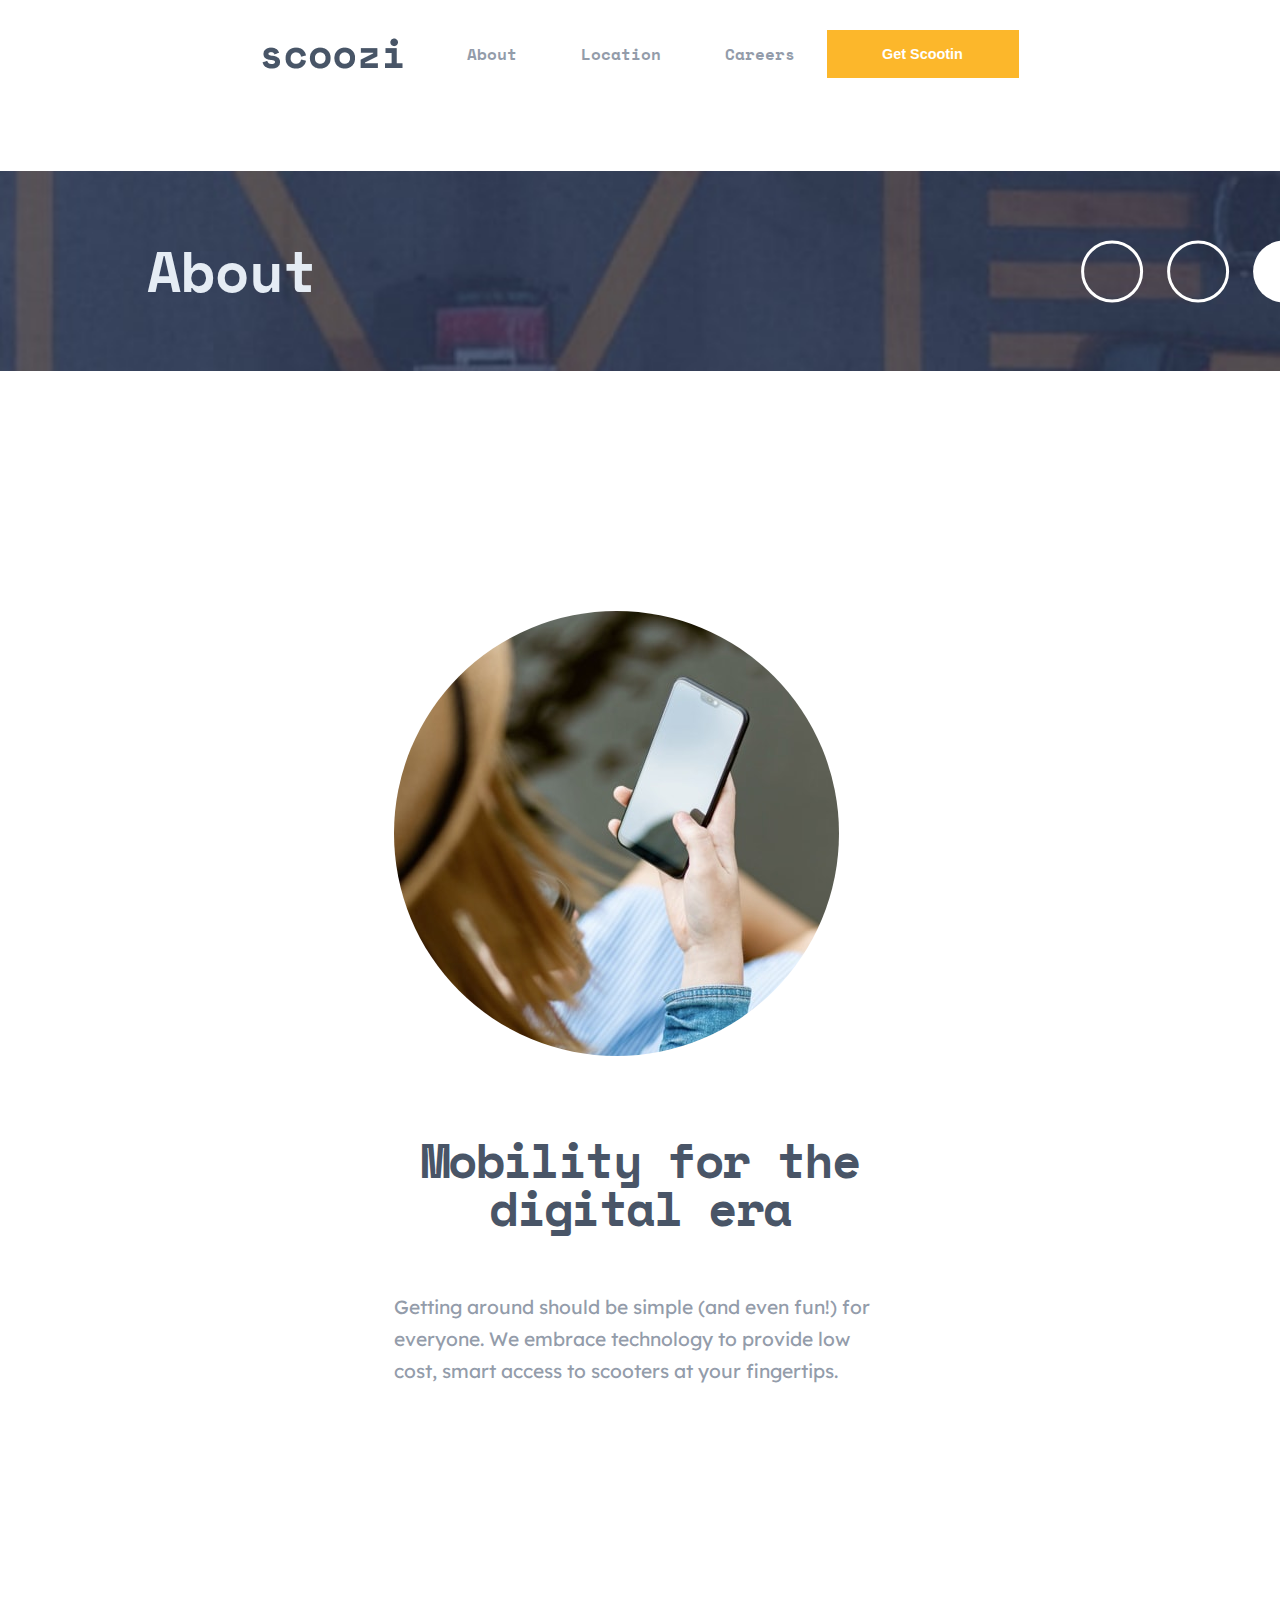
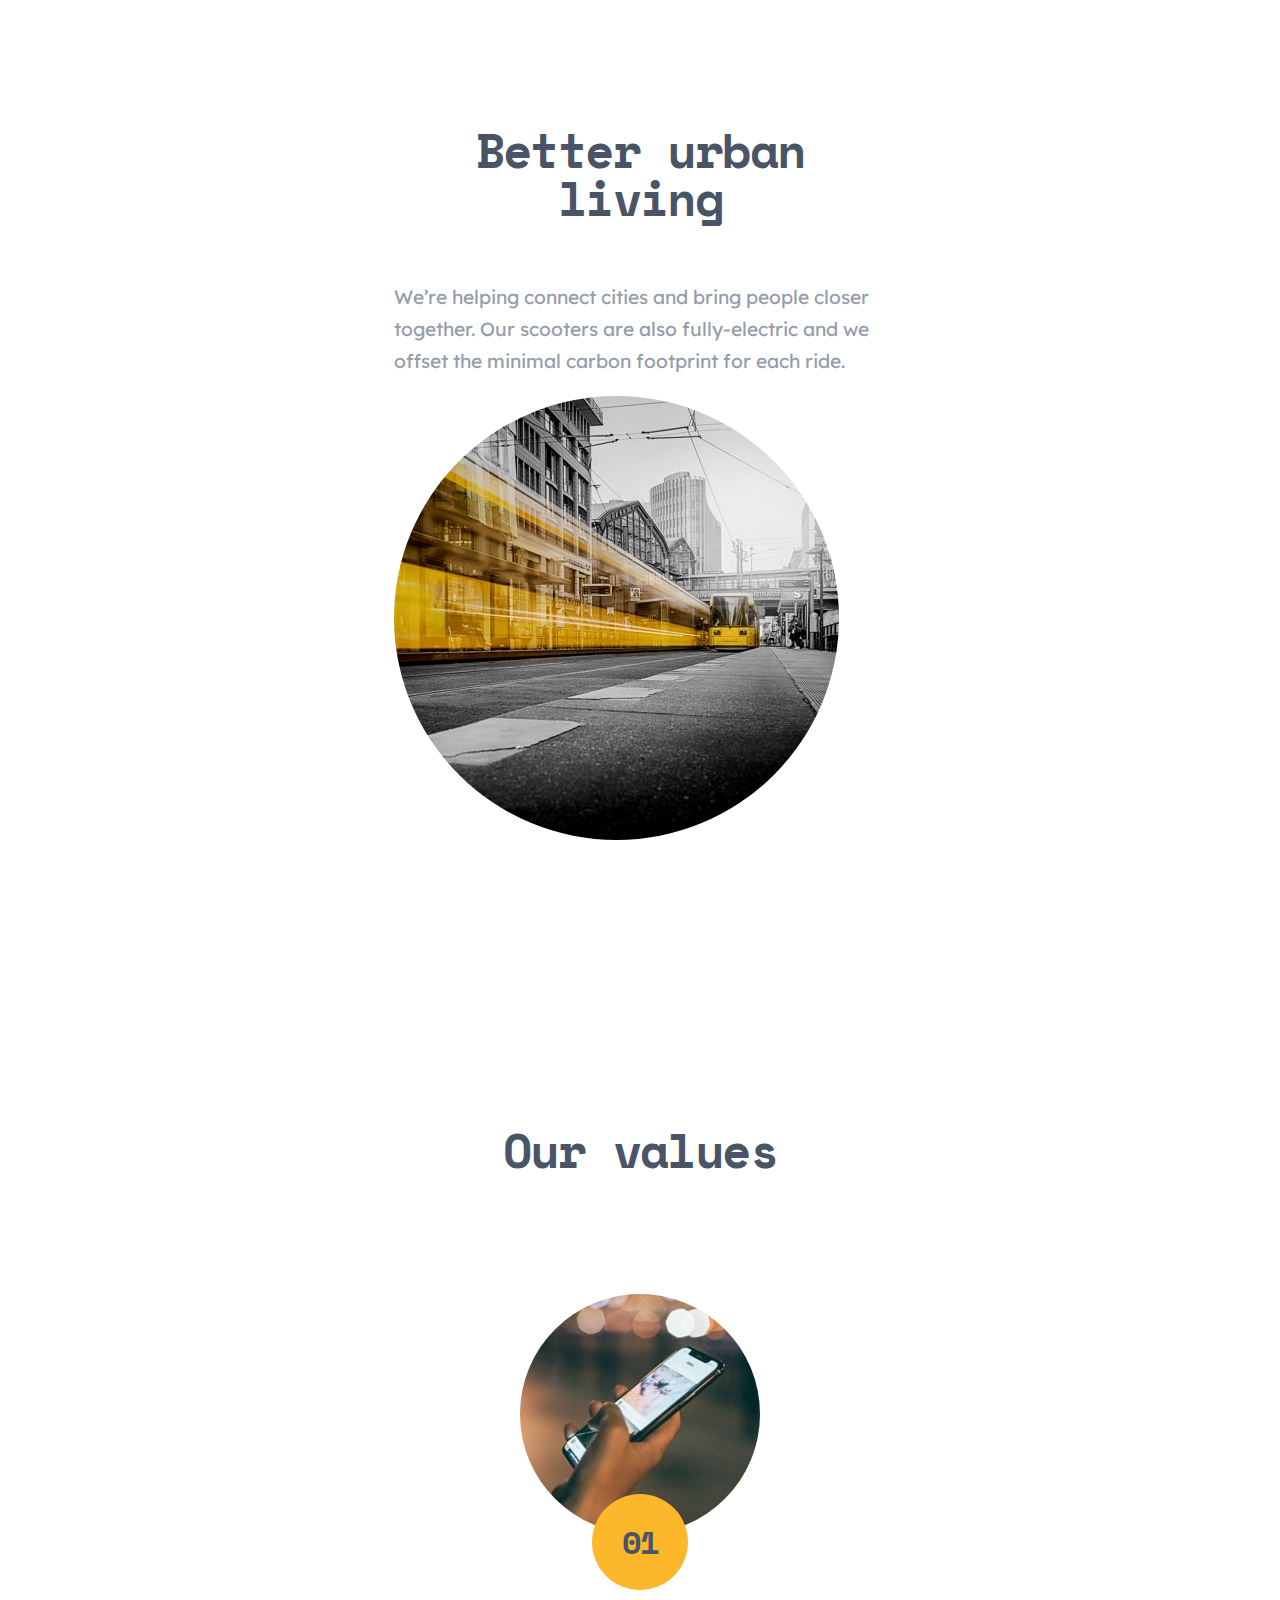
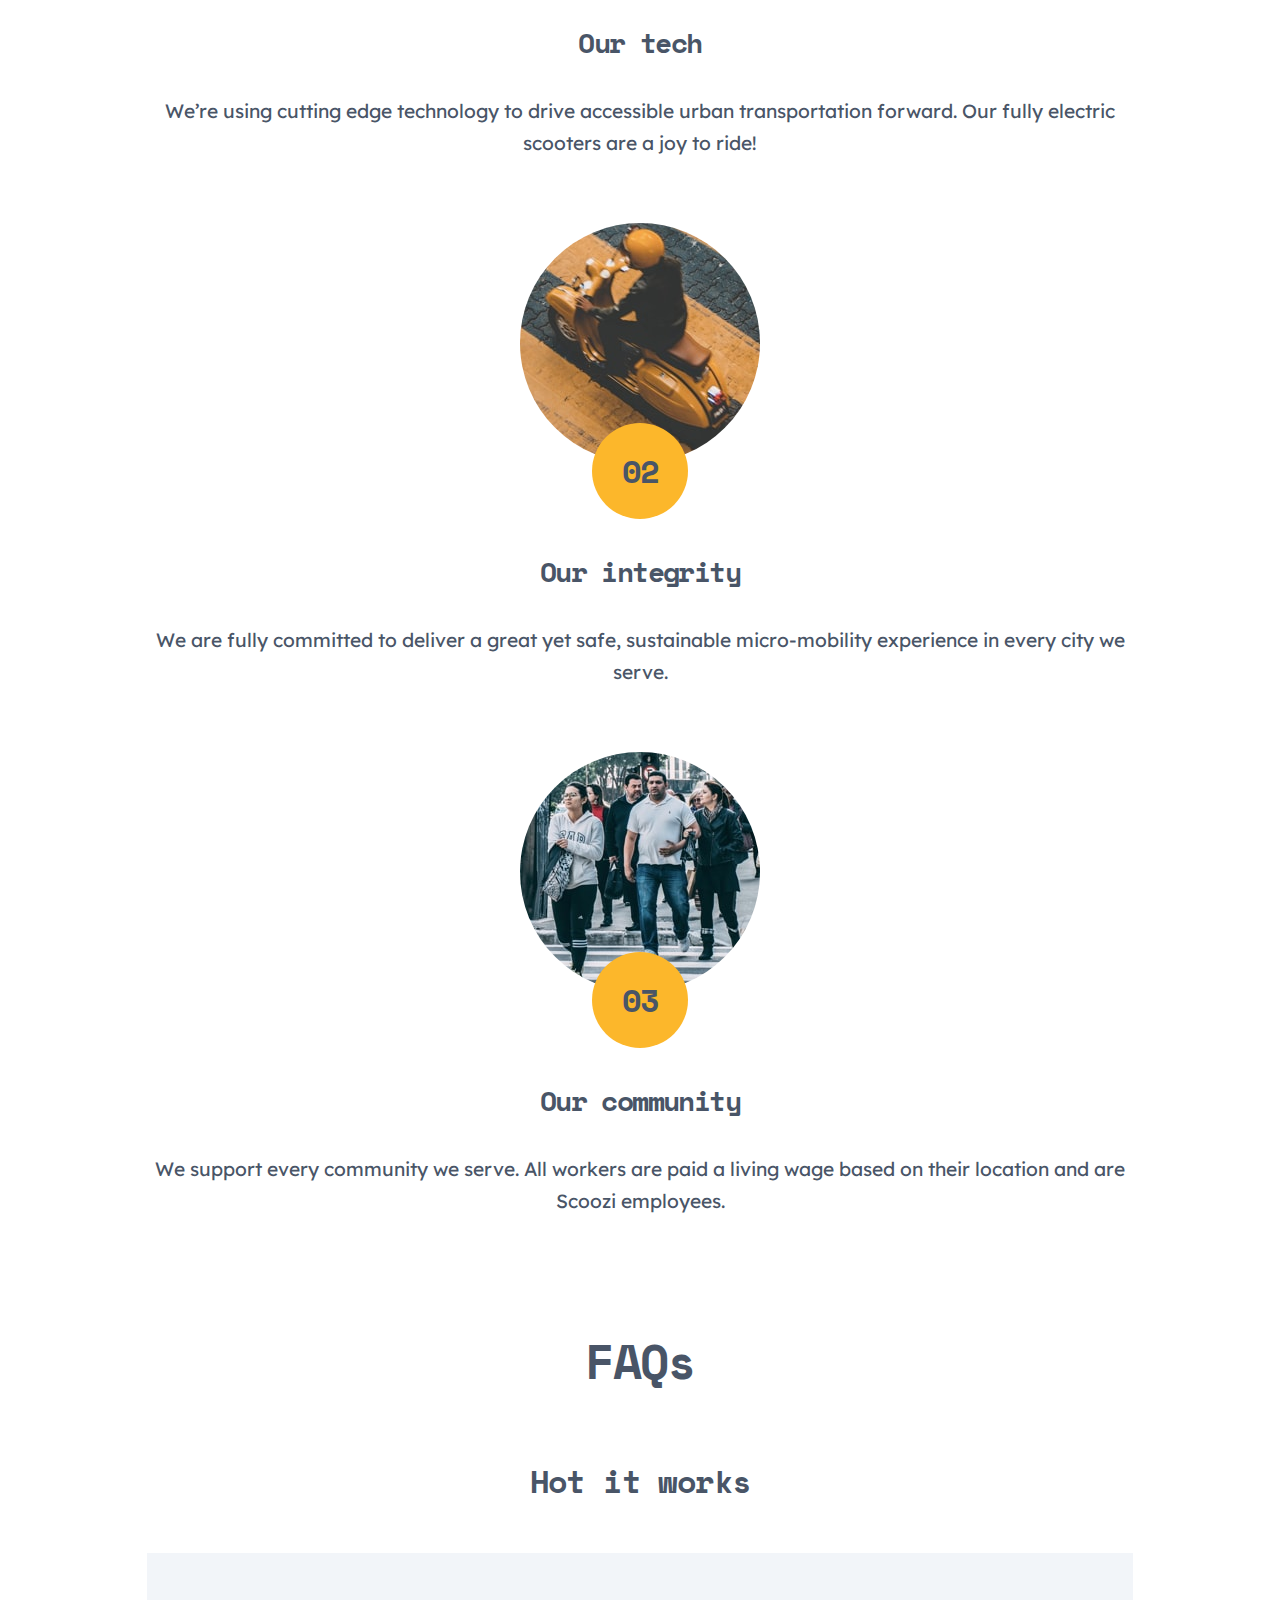
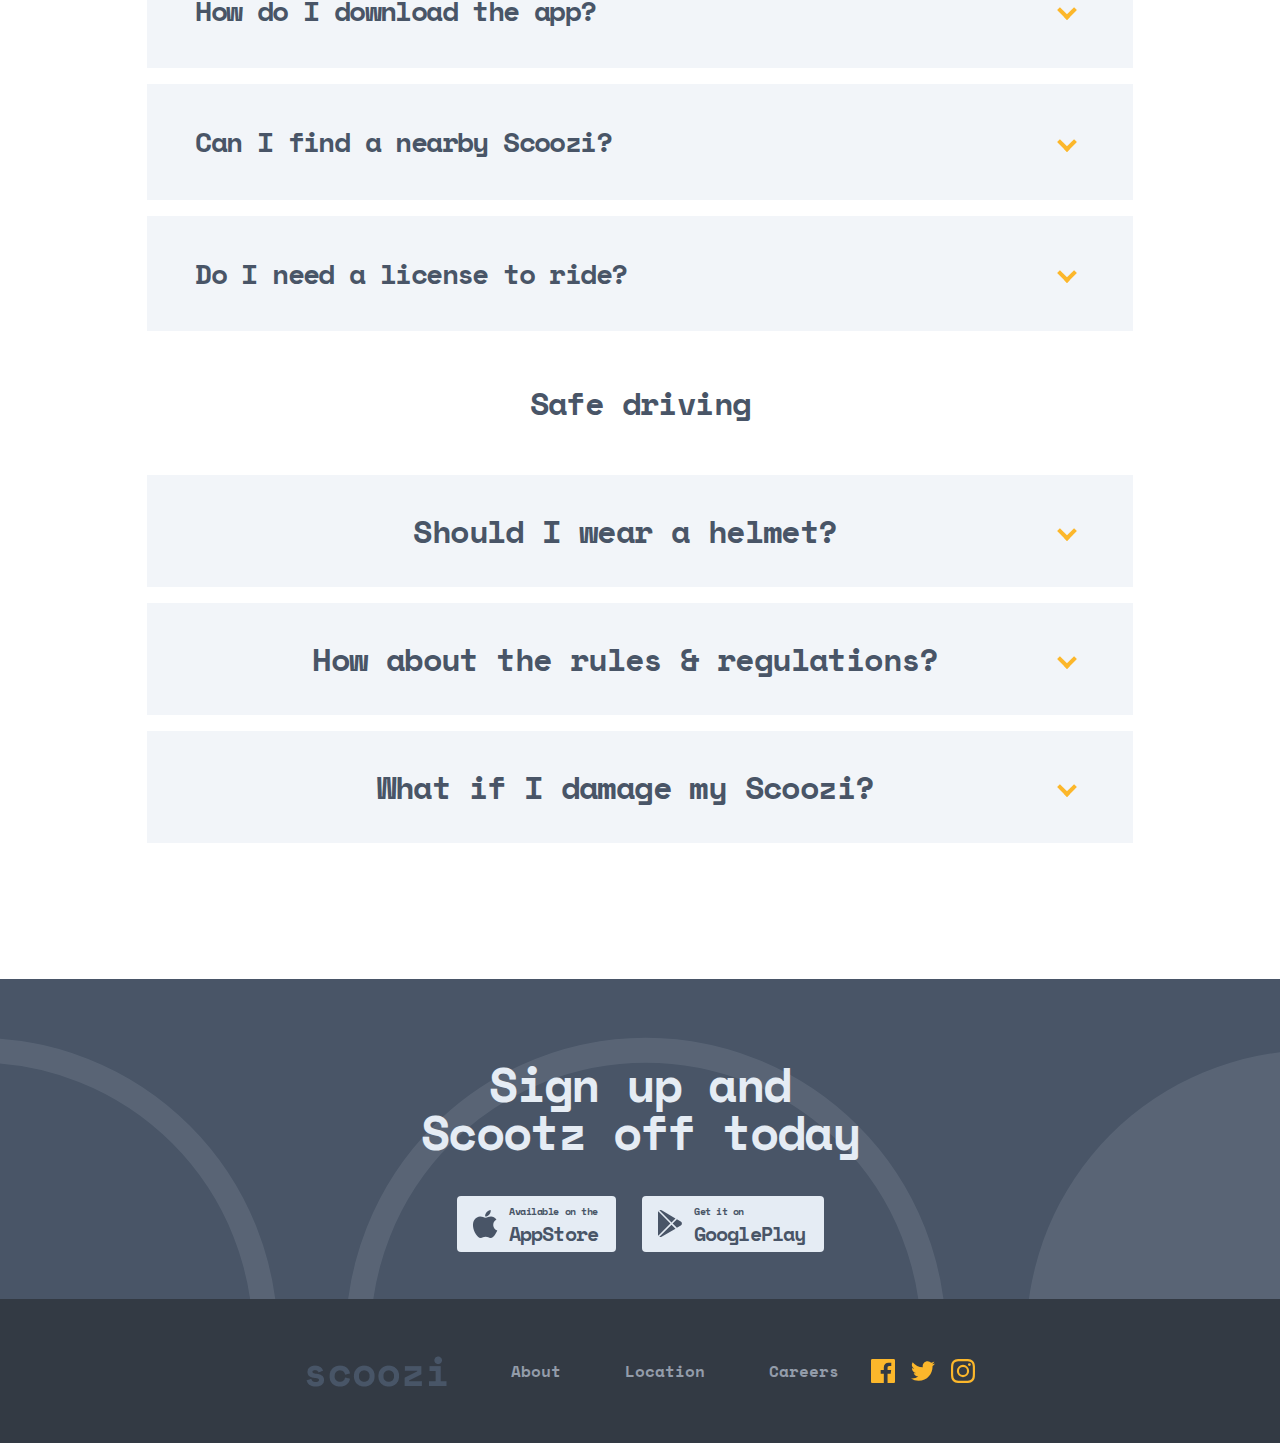
<file: About.html>
<!DOCTYPE html>
<html lang="en">

<head>
    <meta charset="UTF-8">
    <meta http-equiv="X-UA-Compatible" content="IE=edge">
    <meta name="viewport" content="width=device-width, initial-scale=1.0">
    <title>Document</title>
    <link rel="stylesheet" href="style.css">
    <link rel="stylesheet" href="about-style.css">
    <link rel="icon" type="image/png" sizes="32x32" href="./icons/favicon.ico">
    <link rel="preconnect" href="https://fonts.gstatic.com">
    <link href="https://fonts.googleapis.com/css2?family=Space+Mono:ital,wght@0,400;0,700;1,400;1,700&display=swap"
        rel="stylesheet">
    <link rel="preconnect" href="https://fonts.gstatic.com">
    <link href="https://fonts.googleapis.com/css2?family=Lexend+Deca&display=swap" rel="stylesheet">

</head>

<body>

    <div class="mobile-nav">
        <div class="main-logo-bnr">
            <a href="./index.html">
                <div class="mobile-logo"><img src="./images/logo-scoozi.png" alt=""></div>
            </a>
            <img src="./icons/hambega menu.svg" id="mobile-menu-open" class="mobile-menu-open show">
            <img src="./icons/hambega closed.svg" id="mobile-menu-closed" class="mobile-menu-closed">
        </div>
        <div id="mobile-nav-menu" class="mobile-nav-bnr">
            <div class="mobile-menu-bg">
                <div class="menu">
                    <h3 class="mobile-menu-item"><a href="./About.html">About</a></h3>
                    <h3 class="mobile-menu-item"><a href="./Locations.html">Location</a></h3>
                    <h3 class="mobile-menu-item"><a href="./Careers.html">Careers</a></h3>
                </div>
                <button class="mobile-menu-cta">Get Scootin</button>
            </div>
        </div>
        <div id="dimmer"></div>
    </div>

    <nav class="nav-container">
        <div class="section-margin nav-header">
            <div class="nav-links-grp">
                <a href="./index.html"><span class="logo"> <img src="./images/logo-scoozi.png" alt="logo"></span></a>
                <span class="header-links">
                    <a href="./About.html">About</a>
                    <a href="./Locations.html">Location</a>
                    <a href="./Careers.html">Careers</a>
                </span>
            </div>
            <button class="nav-button">Get Scootin</button>
        </div>
    </nav>

    <div class="tp-bnr-container bnr-sm" id="about-bnr">
        <div class="top-banner section-margin">
            <div class="bnr-title-container bnr-sm-title-container">
                <div class="section-margin bnr-title">
                    <div class="test-title">
                        <h1>About</h1>
                    </div>
                </div>

            </div>
            <div class="bnr-sm-subtitle-container">
            </div>
        </div>
        <img class="bnr-sm-circles" src="./patterns/white-circles.svg" alt="">
    </div>

    <div>
        <div class="feature-card section-margin">
            <div class="feat-text feature-column">
                <h2 class="feat-title">Mobility&nbsp;for&nbsp;the<br>digital&nbsp;era</h2>
                <div class="feat-description light-text">
                    <p>Getting around should be simple (and even fun!) for everyone. We embrace technology to provide
                        low
                        cost, smart access to scooters at your fingertips.</p>
                </div>
            </div>
            <div class="feature-column feat-img-container-right">
                <img class="feat-img feat-img-right" src="./images/digital-era.jpg" alt="digital era">
            </div>
            <div class="arrow-bg-long"></div>
        </div>
        <div class="ftr-card-wrapper">
            <div class="arrow-bg-short"></div>
            <div class="feature-card section-margin">
                <div class="feature-column feat-img-container">
                    <img class="feat-img" src="./images/better-living.jpg" alt="better living">
                </div>
                <div class="feat-text feature-column">
                    <h2 class="feat-title">Better&nbsp;urban<br>living</h2>
                    <div class="feat-description light-text">
                        <p>We’re helping connect cities and bring people closer together. Our scooters are also
                            fully-electric and we offset the minimal carbon footprint for each ride.</p>
                    </div>
                </div>
            </div>
        </div>
    </div>

    <div class="our-values section-margin">
        <h2 class="ov-header">Our values</h2>
        <div class="value-boxes-wrapper">
            <div class="value-box">
                <img src="./images/our-tech.jpg" alt="our tech" class="value-box-img">
                <div class="vb-number-wrapper">
                    <h3 class="vb-number">01</h3>
                </div>
                <h4 class="vb-title">Our tech</h4>
                <p class="vb-description">We’re using cutting edge technology to drive accessible urban transportation
                    forward. Our fully electric scooters are a joy to ride!</p>
            </div>
            <div class="value-box">
                <img src="./images/our-integrity.jpg" alt="" class="value-box-img">
                <div class="vb-number-wrapper">
                    <h3 class="vb-number">02</h3>
                </div>
                <h4 class="vb-title">Our integrity</h4>
                <p class="vb-description">We are fully committed to deliver a great yet safe, sustainable micro-mobility
                    experience in every city we serve.</p>
            </div>
            <div class="value-box">
                <img src="./images/our-community.jpg" alt="" class="value-box-img">
                <div class="vb-number-wrapper">
                    <h3 class="vb-number">03</h3>
                </div>
                <h4 class="vb-title">Our community</h4>
                <p class="vb-description">We support every community we serve. All workers are paid a living wage based
                    on their location and are Scoozi employees.</p>
            </div>
        </div>
    </div>

    <div class="faqs section-margin">
        <h2 class="faq-title">FAQs</h2>
        <div class="faq-sub-wrapper">
            <h3 class="faq-subtitle">Hot it works</h3>

            <div class="faq-card">

                <div class="accordion">
                    <div class="tab">
                        <div class="question">
                            <span class="title">
                                <h4>How do I download the app?</h4>
                            </span>
                            <input type="checkbox" id="download">
                                <div class="mark-wrap">
                                    <div class="mark"></div>
                                </div>
                            <div class="panel">
                                <p>
                                    To download the Scoozi app, you can search “Scoozi” in both the App and Google Play
                                    stores. An even simpler way to do it would be to click the relevant link at the
                                    bottom of this page and you’ll be re-directed to the correct page.
                                </p>
                            </div>
                        </div>

                    </div>
                </div>

                <div class="accordion">
                    <div class="tab">
                        <div class="question">
                            <span class="title">
                                <h4>Can I find a nearby Scoozi?</h4>
                            </span>
                            <input type="checkbox" id="find"></input>
                            <div class="mark-wrap">
                                <div class="mark"></div>
                            </div>
                            <div class="panel">
                                <p>
                                    To download the Scoozi app, you can search “Scoozi” in both the App and Google Play
                                    stores. An even simpler way to do it would be to click the relevant link at the
                                    bottom of this page and you’ll be re-directed to the correct page.
                                </p>
                            </div>
                        </div>

                    </div>
                </div>

                <div class="accordion">
                    <div class="tab">
                        <div class="question">
                            <span class="title">
                                <h4>Do I need a license to ride?</h4>
                            </span>
                            <input type="checkbox" id="license">
                            <div class="mark-wrap">
                                <div class="mark"></div>
                            </div>
                            <div class="panel">
                                <p>
                                    To download the Scoozi app, you can search “Scoozi” in both the App and Google Play
                                    stores. An even simpler way to do it would be to click the relevant link at the
                                    bottom of this page and you’ll be re-directed to the correct page.
                                </p>
                            </div>
                        </div>

                    </div>
                </div>

            </div>
        </div>

        <div class="faq-sub-wrapper">
            <h3 class="faq-subtitle">Safe driving</h3>
            <div class="faq-card">
                <div class="accordion">
                    <div class="tab">
                        <div class="question">
                            <span class="title">
                                <h3>Should I wear a helmet?</h3>
                            </span>
                            <input type="checkbox" id="helmet">
                            <div class="mark-wrap">
                                <div class="mark"></div>
                            </div>
                            <div class="panel">
                                <p>
                                    Yes, please do! All cities have different laws. But we strongly strongly strongly
                                    recommend always wearing a helmet regardless of the local laws. We like you and we
                                    want you to be as safe as possible while Scooting.
                                </p>
                            </div>
                        </div>

                    </div>
                </div>

                <div class="accordion">
                    <div class="tab">
                        <div class="question">
                            <span class="title">
                                <h3>How about the rules & regulations?</h3>
                            </span>
                            <input type="checkbox" id="rules">
                            <div class="mark-wrap">
                                <div class="mark"></div>
                            </div>
                            <div class="panel">
                                <p>
                                    To download the Scoozi app, you can search “Scoozi” in both the App and Google Play
                                    stores. An even simpler way to do it would be to click the relevant link at the
                                    bottom of this page and you’ll be re-directed to the correct page.
                                </p>
                            </div>
                        </div>

                    </div>
                </div>

                <div class="accordion">
                    <div class="tab">
                        <div class="question">
                            <span class="title">
                                <h3>What if I damage my Scoozi?</h3>
                            </span>
                            <input type="checkbox" id="damage">
                            <div class="mark-wrap">
                                <div class="mark"></div>
                            </div>
                            <div class="panel">
                                <p>
                                    To download the Scoozi app, you can search "Scoozi" in both the App and Google Play
                                    stores. An even simpler way to do it would be to click the relevant link at the
                                    bottom of this page and you’ll be re-directed to the correct page.
                                </p>
                            </div>
                        </div>

                    </div>
                </div>

            </div>
        </div>
    </div>

    <div id="e-footer"></div>

    <script type="module" src="faq-card.js"></script>
    <script src="./footer.html" type="text/javascript"></script>
    <script src="./index.js" type="text/javascript"></script>
</body>

</html>
</file>
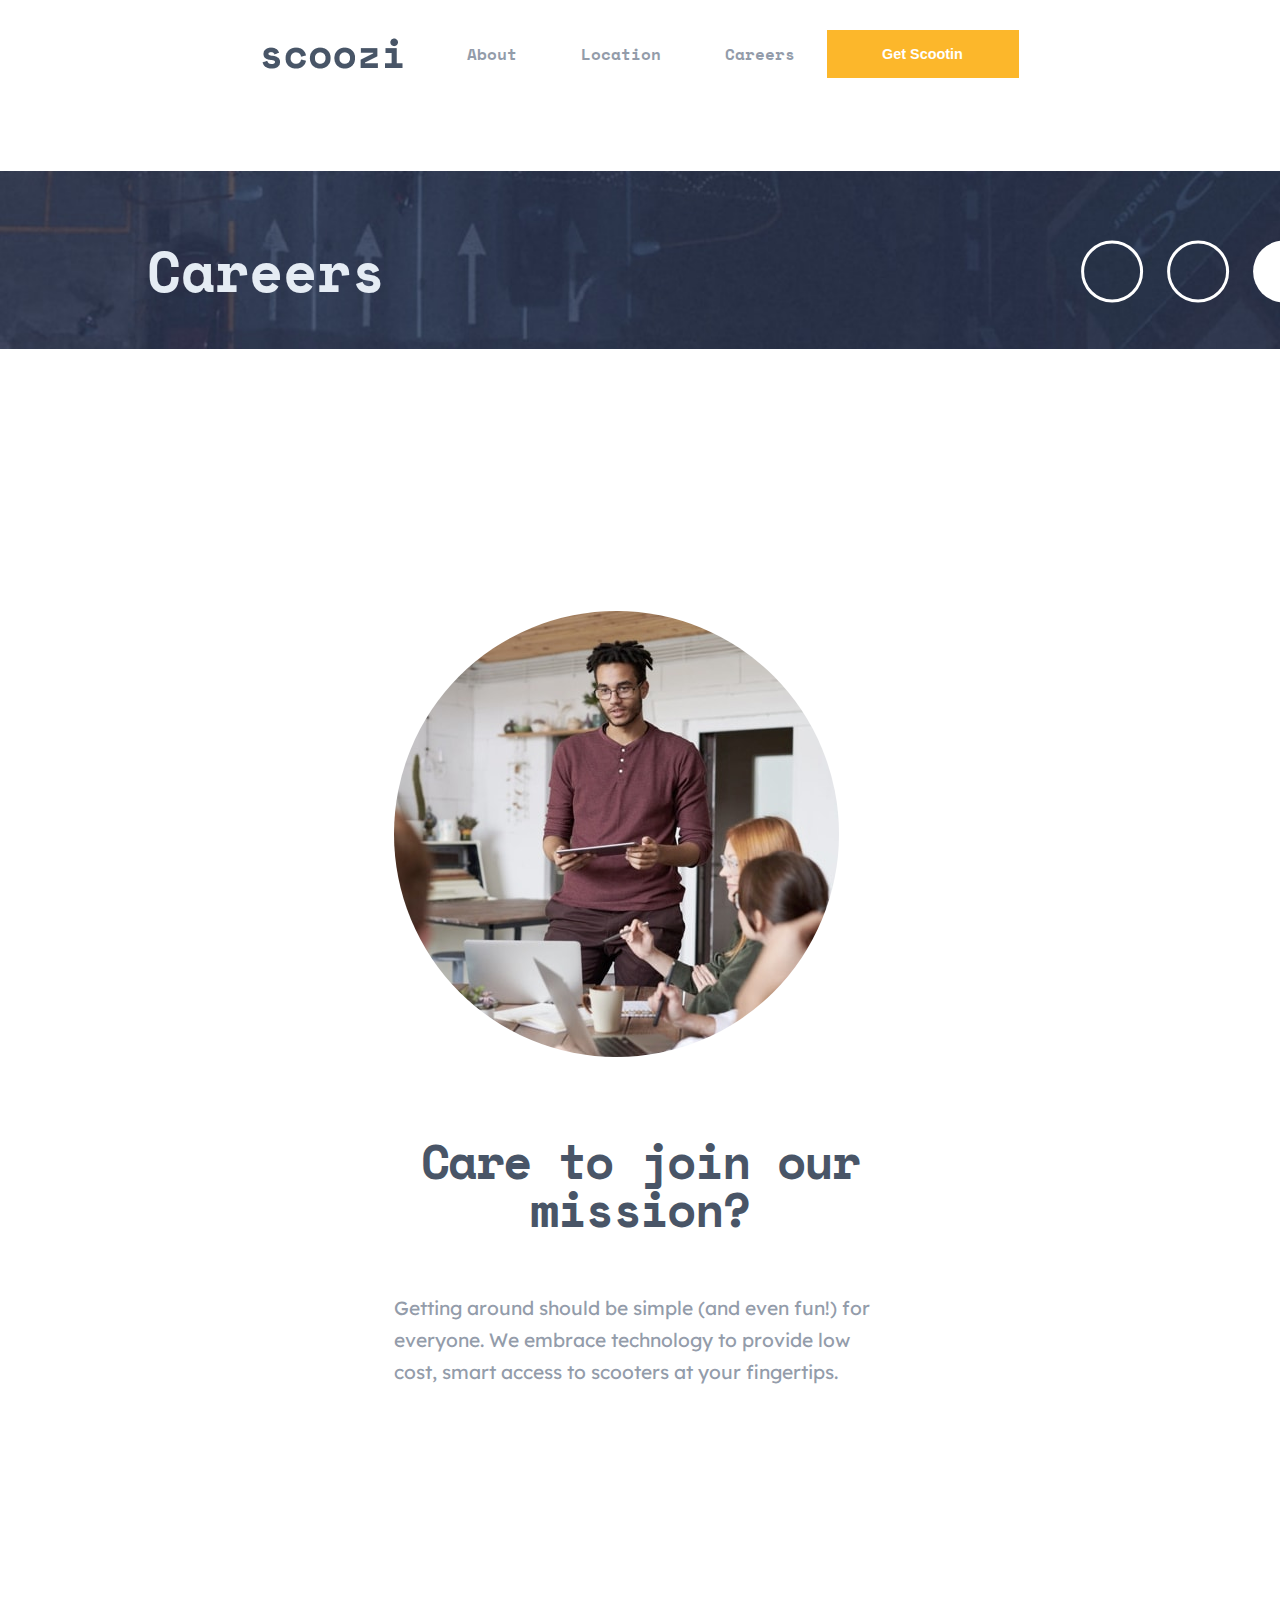
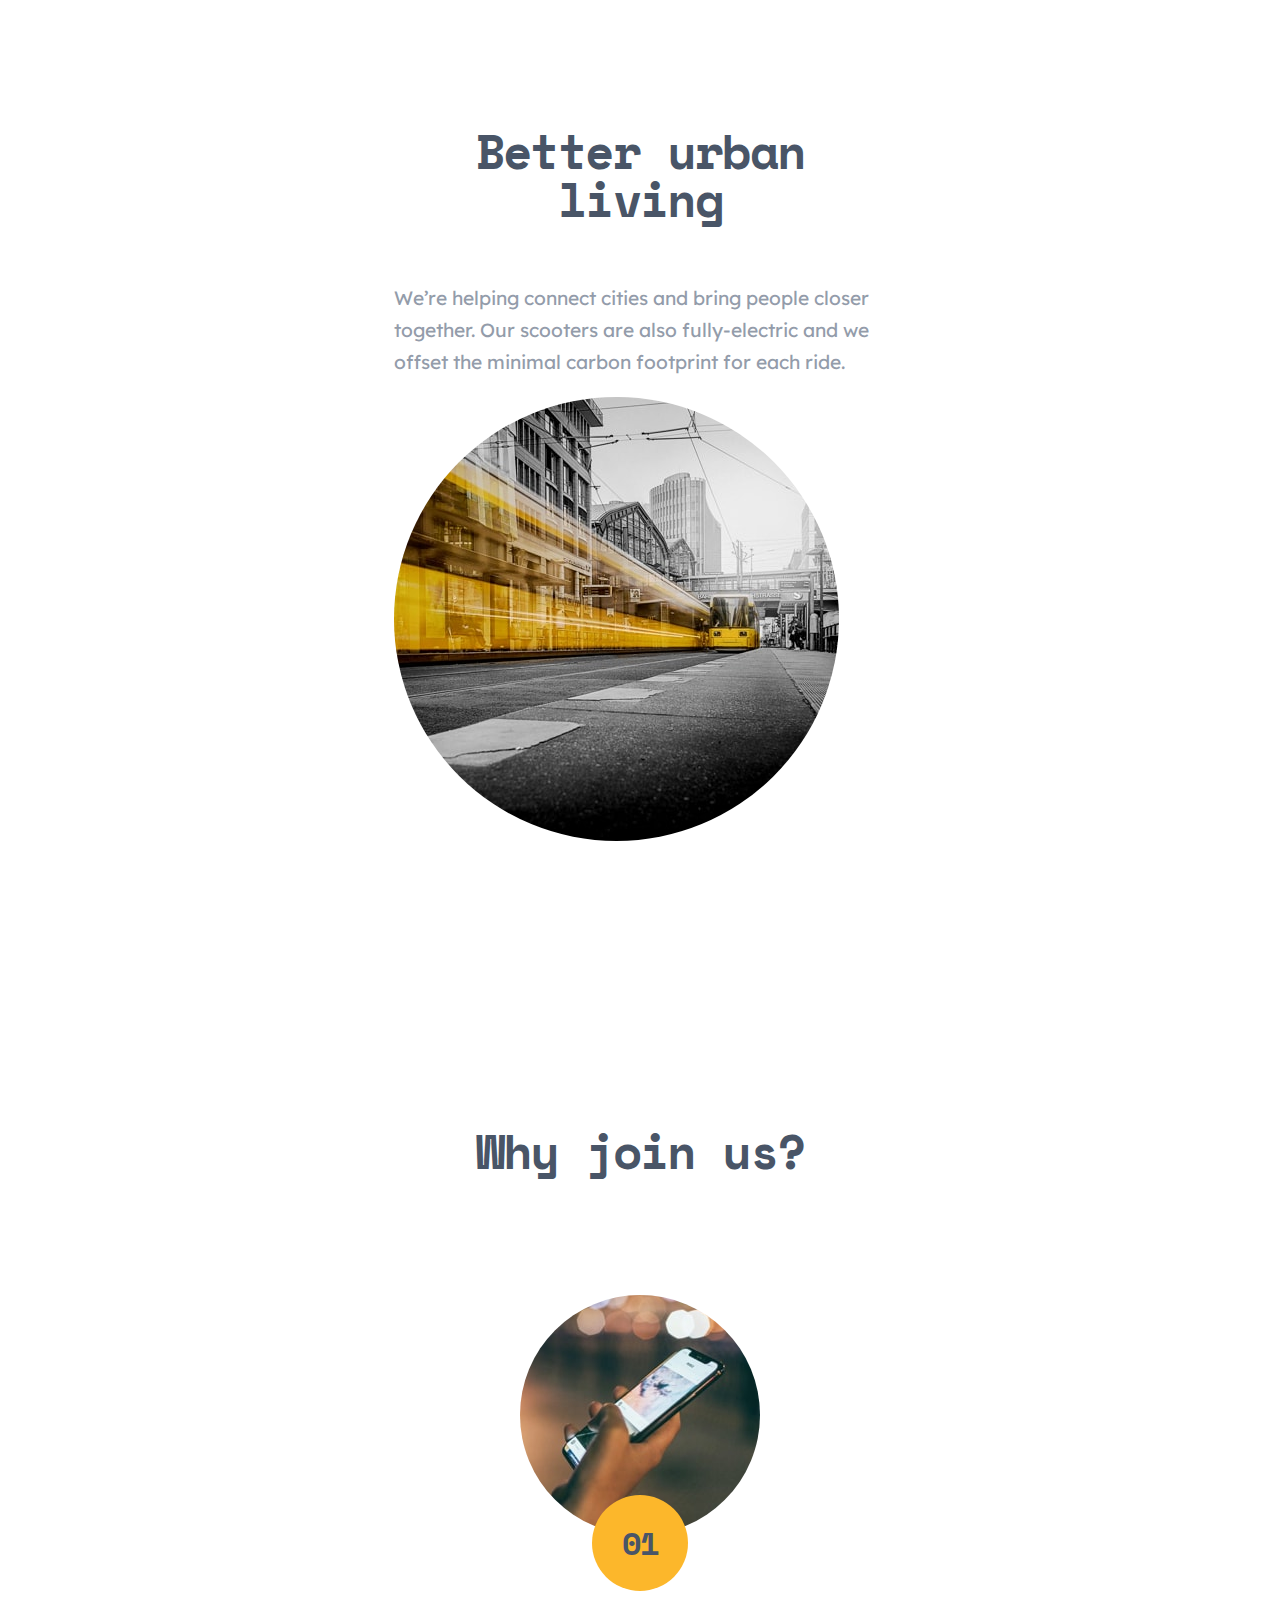
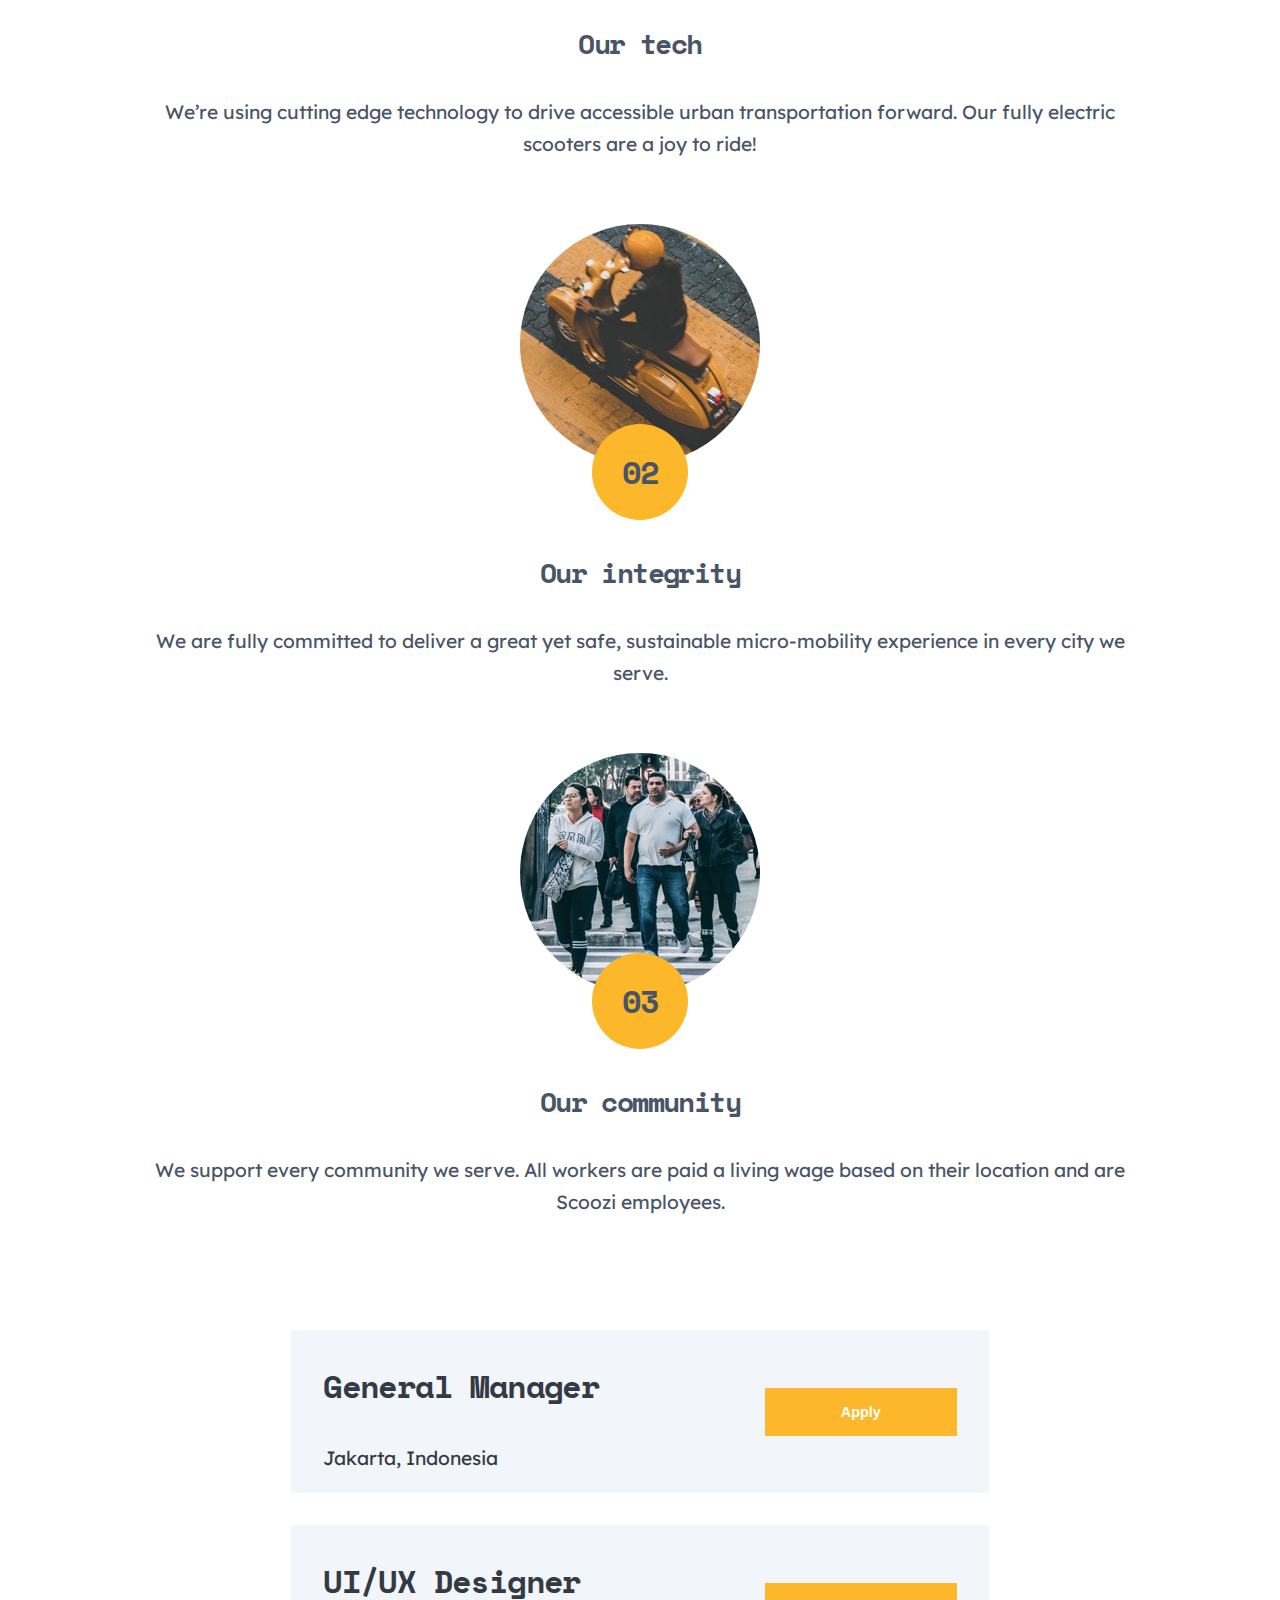
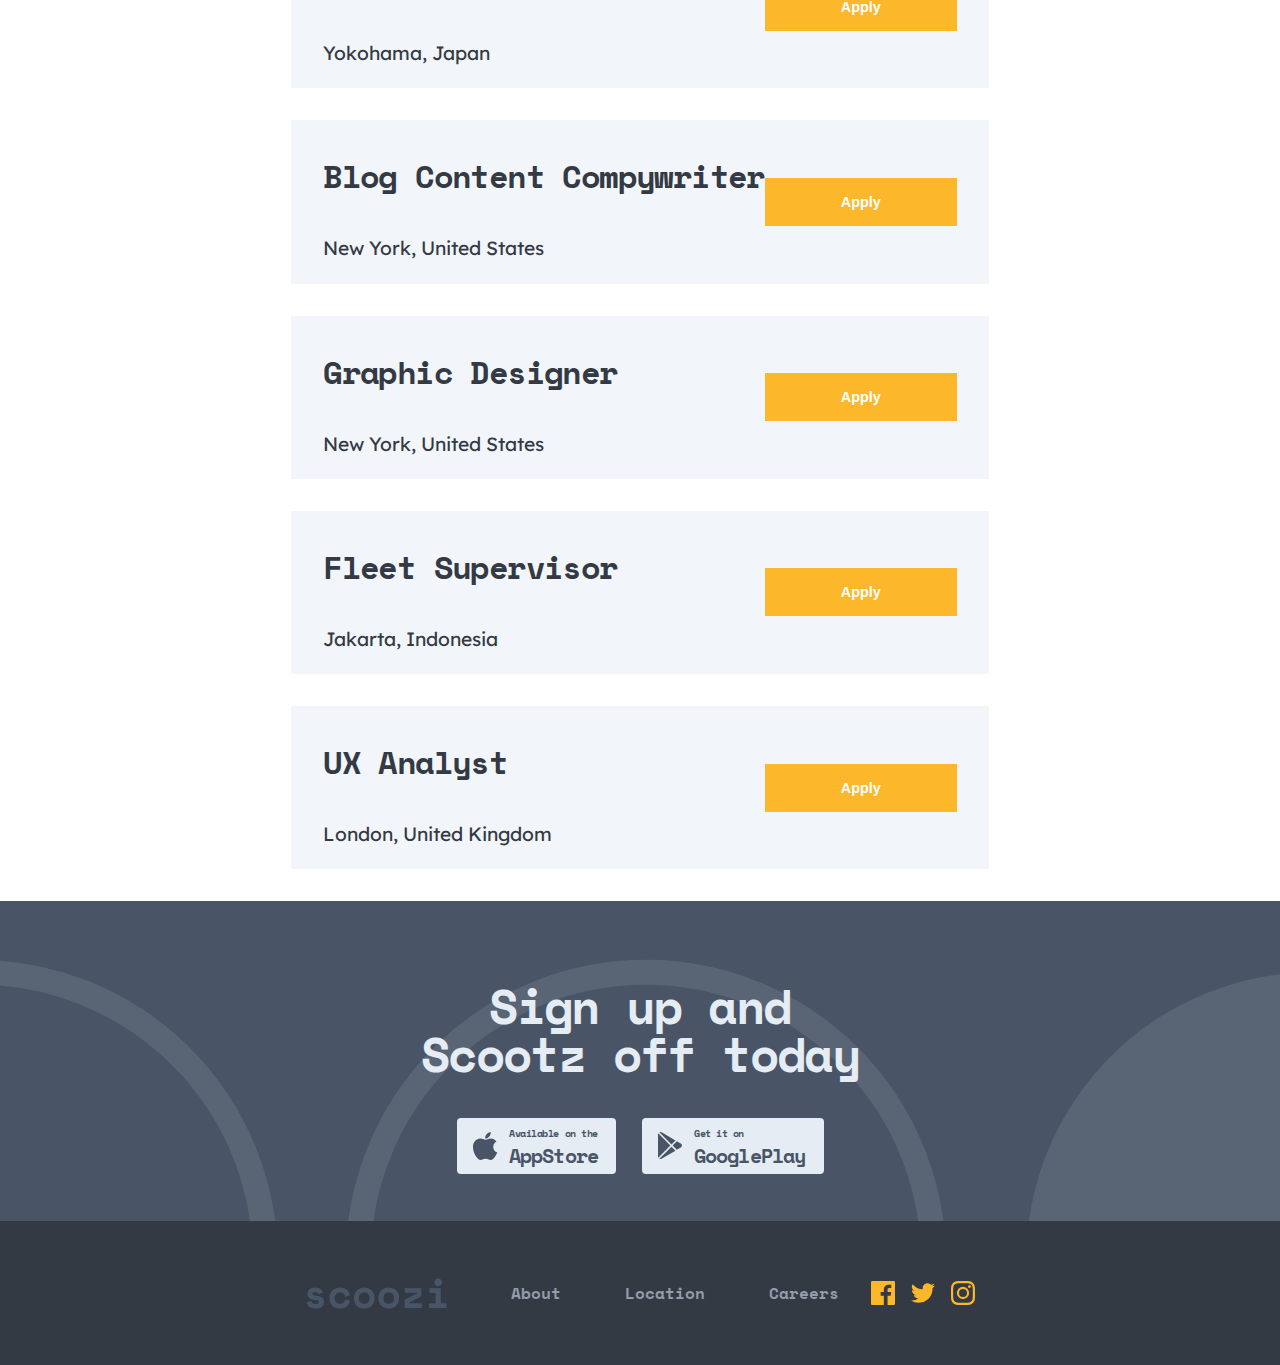
<file: Careers.html>
<!DOCTYPE html>
<html lang="en">

<head>
    <meta charset="UTF-8">
    <meta http-equiv="X-UA-Compatible" content="IE=edge">
    <meta name="viewport" content="width=device-width, initial-scale=1.0">
    <title>Careers</title>

    <link rel="stylesheet" href="./style.css">
    <link rel="stylesheet" href="./about-style.css">
    <link rel="stylesheet" href="./careers.css">
    <link rel="icon" type="image/png" sizes="32x32" href="./icons/favicon.ico">
    <link rel="preconnect" href="https://fonts.gstatic.com">
    <link href="https://fonts.googleapis.com/css2?family=Space+Mono:ital,wght@0,400;0,700;1,400;1,700&display=swap"
        rel="stylesheet">
    <link rel="preconnect" href="https://fonts.gstatic.com">
    <link href="https://fonts.googleapis.com/css2?family=Lexend+Deca&display=swap" rel="stylesheet">
    <script type="module" src="./faq-card.js"></script>
</head>

<body>

    <div class="mobile-nav">
        <div class="main-logo-bnr">
            <a href="./index.html">
                <div class="mobile-logo"><img src="./images/logo-scoozi.png" alt=""></div>
            </a>
            <img src="./icons/hambega menu.svg" id="mobile-menu-open" class="mobile-menu-open show">
            <img src="./icons/hambega closed.svg" id="mobile-menu-closed" class="mobile-menu-closed">
        </div>
        <div id="mobile-nav-menu" class="mobile-nav-bnr">
            <div class="mobile-menu-bg">
                <div class="menu">
                    <h3 class="mobile-menu-item"><a href="./About.html">About</a></h3>
                    <h3 class="mobile-menu-item"><a href="./Locations.html">Location</a></h3>
                    <h3 class="mobile-menu-item"><a href="./Careers.html">Careers</a></h3>
                </div>
                <button class="mobile-menu-cta">Get Scootin</button>
            </div>
        </div>
        <div id="dimmer"></div>
    </div>

    <nav class="nav-container">
        <div class="section-margin nav-header">
            <div class="nav-links-grp">
                <a href="./index.html"><span class="logo"> <img src="./images/logo-scoozi.png" alt="logo"></span></a>
                <span class="header-links">
                    <a href="./About.html">About</a>
                    <a href="./Locations.html">Location</a>
                    <a href="./Careers.html">Careers</a>
                </span>
            </div>
            <button class="nav-button">Get Scootin</button>
        </div>
    </nav>

    <div class="tp-bnr-container bnr-sm" id="careers-bnr">
        <div class="top-banner section-margin">
            <div class="bnr-title-container bnr-sm-title-container">
                <div class="section-margin bnr-title">
                    <div class="test-title">
                        <h1>Careers</h1>
                    </div>
                </div>

            </div>
            <div class="bnr-sm-subtitle-container">
            </div>
        </div>
        <img class="bnr-sm-circles" src="./patterns/white-circles.svg" alt="">
    </div>

    <div>
        <div class="feature-card section-margin">
            <div class="feat-text feature-column">
                <h2 class="feat-title">Care to join our mission?</h2>
                <div class="feat-description light-text">
                    <p>Getting around should be simple (and even fun!) for everyone. We embrace technology to
                        provide
                        low
                        cost, smart access to scooters at your fingertips.</p>
                </div>
            </div>
            <div class="feature-column feat-img-container-right">
                <img class="feat-img feat-img-right" src="./images/join-us.jpg" alt="join us">
            </div>
            <div class="arrow-bg-long"></div>
        </div>
        <div class="ftr-card-wrapper">
            <div class="arrow-bg-short"></div>
            <div class="feature-card section-margin">
                <div class="feature-column feat-img-container">
                    <img class="feat-img" src="./images/better-living.jpg" alt="">
                </div>
                <div class="feat-text feature-column">
                    <h2 class="feat-title">Better&nbsp;urban<br>living</h2>
                    <div class="feat-description light-text">
                        <p>We’re helping connect cities and bring people closer together. Our scooters are also
                            fully-electric and we offset the minimal carbon footprint for each ride.</p>
                    </div>
                </div>
            </div>
        </div>
    </div>
    <!-- TODO Why Join Us section is same as our values (share CSS) -->
    <div class="our-values section-margin">
        <h2 class="ov-header">Why join us?</h2>
        <div class="value-boxes-wrapper">
            <div class="value-box">
                <img src="./images/our-tech.jpg" alt="our tech" class="value-box-img">
                <div class="vb-number-wrapper">
                    <h3 class="vb-number">01</h3>
                </div>
                <h4 class="vb-title">Our tech</h4>
                <p class="vb-description">We’re using cutting edge technology to drive accessible urban transportation
                    forward. Our fully electric scooters are a joy to ride!</p>
            </div>
            <div class="value-box">
                <img src="./images/our-integrity.jpg" alt="" class="value-box-img">
                <div class="vb-number-wrapper">
                    <h3 class="vb-number">02</h3>
                </div>
                <h4 class="vb-title">Our integrity</h4>
                <p class="vb-description">We are fully committed to deliver a great yet safe, sustainable micro-mobility
                    experience in every city we serve.</p>
            </div>
            <div class="value-box">
                <img src="./images/our-community.jpg" alt="" class="value-box-img">
                <div class="vb-number-wrapper">
                    <h3 class="vb-number">03</h3>
                </div>
                <h4 class="vb-title">Our community</h4>
                <p class="vb-description">We support every community we serve. All workers are paid a living wage based
                    on their location and are Scoozi employees.</p>
            </div>
        </div>

    </div>

    <div class="positions-listings-container section-margin">
        <div class="position-card">
            <div class="position-content">
                <div class="position-text">
                    <h3 class="position-title">General Manager</h3>
                    <p class="position-location">Jakarta, Indonesia</p>
                </div>
                <button class="position-button">Apply</button>
            </div>
        </div>
        <div class="position-card">
            <div class="position-content">
                <div class="position-text">
                    <h3 class="position-title">UI/UX Designer</h3>
                    <p class="position-location">Yokohama, Japan</p>
                </div>
                <button class="position-button">Apply</button>
            </div>
        </div>
        <div class="position-card">
            <div class="position-content">
                <div class="position-text">
                    <h3 class="position-title">Blog Content Compywriter</h3>
                    <p class="position-location">New York, United States</p>
                </div>
                <button class="position-button">Apply</button>
            </div>
        </div>
        <div class="position-card">
            <div class="position-content">
                <div class="position-text">
                    <h3 class="position-title">Graphic Designer</h3>
                    <p class="position-location">New York, United States</p>
                </div>
                <button class="position-button">Apply</button>
            </div>
        </div>
        <div class="position-card">
            <div class="position-content">
                <div class="position-text">
                    <h3 class="position-title">Fleet Supervisor</h3>
                    <p class="position-location">Jakarta, Indonesia</p>
                </div>
                <button class="position-button">Apply</button>
            </div>
        </div>
        <div class="position-card">
            <div class="position-content">
                <div class="position-text">
                    <h3 class="position-title">UX Analyst</h3>
                    <p class="position-location">London, United Kingdom</p>
                </div>
                <button class="position-button">Apply</button>
            </div>
        </div>
    </div>


    <div id="e-footer"></div>
    <script src="./footer.html" type="text/javascript"></script>
    <script src="./index.js" type="text/javascript"></script>

</body>

</html>
</file>
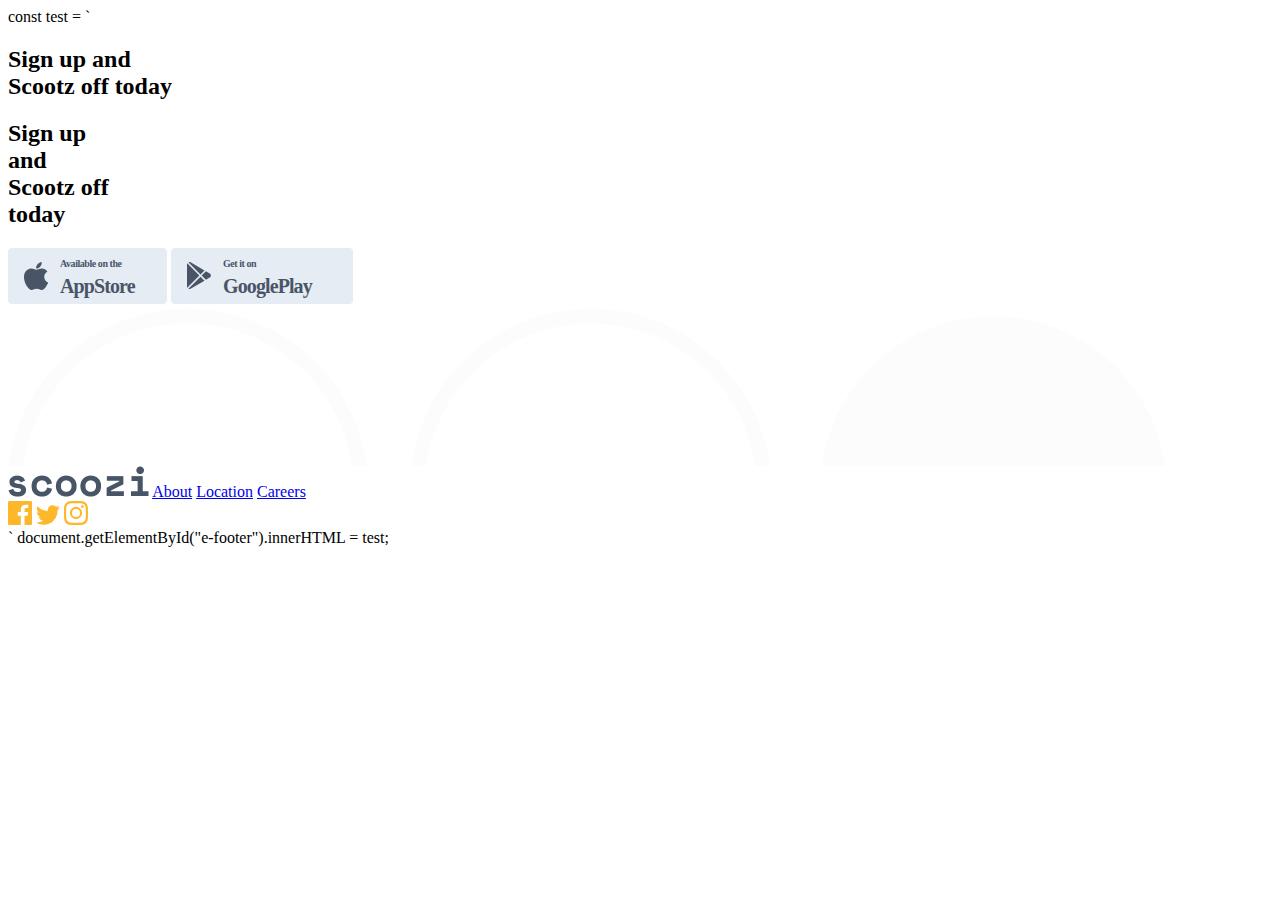
<file: footer.html>
const test = `

<body>
    <div class="footer-container">
        <div class="footer">
            <div class="ftr-bg-img-container">

                <div class="footer-cta section-margin">
                    <h2 class="cta bright-text desktop">Sign&nbsp;up&nbsp;and<br>Scootz&nbsp;off&nbsp;today</h2>
                    <h2 class="cta bright-text mobile">Sign&nbsp;up<br>and<br>Scootz&nbsp;off<br>today</h2>
                    <div class="app-links">
                        <svg xmlns="http://www.w3.org/2000/svg" width="159" height="56">
                            <g fill="none" fill-rule="evenodd">
                                <rect width="159" height="56" fill="#E5ECF4" rx="4" />
                                <g fill="#495567" font-family="SpaceMono-Bold, Space Mono" font-weight="bold"><text
                                        font-size="20" letter-spacing="-.893" transform="translate(52 8)">
                                        <tspan x="0" y="37">AppStore</tspan>
                                    </text><text font-size="10" letter-spacing="-.446" transform="translate(52 8)">
                                        <tspan x="0" y="11">Available on the</tspan>
                                    </text></g>
                                <path fill="#495567" fill-rule="nonzero"
                                    d="M34.017 20.533c1.93 0 3.973 1.044 5.428 2.843-4.768 2.594-3.996 9.352.822 11.162-.663 1.457-.98 2.107-1.835 3.398-1.191 1.8-2.869 4.045-4.952 4.06-1.848.02-2.324-1.194-4.833-1.18-2.509.012-3.03 1.201-4.883 1.184-2.08-.018-3.672-2.043-4.863-3.843-3.33-5.033-3.681-10.941-1.627-14.084 1.462-2.231 3.766-3.536 5.93-3.536 2.204 0 3.591 1.2 5.416 1.2 1.77 0 2.848-1.204 5.397-1.204zM33.683 14c.243 1.649-.428 3.264-1.316 4.406-.948 1.226-2.586 2.175-4.17 2.126-.29-1.58.452-3.205 1.353-4.3.988-1.206 2.683-2.132 4.133-2.232z" />
                            </g>
                        </svg>

                        <svg class="footer-play-img" xmlns="http://www.w3.org/2000/svg" width="182" height="56">
                            <g fill="none" fill-rule="evenodd">
                                <rect width="182" height="56" fill="#E5ECF4" rx="4" />
                                <g fill="#495567" font-family="SpaceMono-Bold, Space Mono" font-weight="bold"><text
                                        font-size="20" letter-spacing="-.893" transform="translate(52 8)">
                                        <tspan x="0" y="37">GooglePlay</tspan>
                                    </text><text font-size="10" letter-spacing="-.446" transform="translate(52 8)">
                                        <tspan x="0" y="11">Get it on</tspan>
                                    </text></g>
                                <path fill="#495567" fill-rule="nonzero"
                                    d="M19.605 14.345a2.348 2.348 0 00-2.253-.108l12.152 12.178 3.973-3.992-13.872-8.078zm-3.37 1.02A2.476 2.476 0 0016 16.42v22.276c0 .373.083.729.238 1.047l12.147-12.205-12.15-12.175zm13.27 13.297l-12.132 12.19c.322.149.665.214 1.007.214.422 0 .844-.101 1.225-.33l13.875-8.09-3.974-3.984zM38.76 25.5a.221.221 0 00-.014-.01l-3.852-2.242-4.27 4.29 4.273 4.28 3.863-2.252a2.362 2.362 0 001.144-2.033A2.36 2.36 0 0038.76 25.5z" />
                            </g>
                        </svg>
                    </div>

                </div>
                <img class="ftr-bg-img" src="./patterns/semi-circles.svg" alt="">
            </div>
        </div>
        <div class="">
            <div class="nav-footer-container">
                <div class="section-margin nav-footer">
                    <div class="nav-links-grp">
                        <span class="logo"> <img src="./images/logo-scoozi.png" alt="logo"></span>
                        <span class="header-links">
                            <a href="./About.html">About</a>
                            <a href="./Locations.html">Location</a>
                            <a href="./Careers.html">Careers</a>
                        </span>
                    </div>
                    <div class="ftr-social-container">
                        <img src="./icons/facebook.svg" alt="facebook" class="ftr-social">
                        <img src="./icons/twitter.svg" alt="twitter" class="ftr-social">
                        <img src="./icons/instagram.svg" alt="instagram" class="ftr-social">
                    </div>
                </div>
            </div>
        </div>
    </div>
</body>`

document.getElementById("e-footer").innerHTML = test;
</file>
<file: style.css>
@font-face {
    font-family: 'Space Mono', monospace;
    font-family: 'Lexend Deca', sans-serif;
}
:root {
    --main: #495567;
    --secondary: #FCB72B;
    --accent1: #939CAA;
    --accent2: #E5ECF4;
    --darktext: #495567;
    --accent3: #333A44;
    --bright-white: #FFFFFF;
    --accent4: #F2F5F9;
    --accent4-hightlight: #FFF4DF;
}

.mobile-nav {
    display: none;
    position: fixed;
    top: 0;
    -webkit-transform: translateZ(0);
    z-index: 9999;
    
}


html, body {
    margin: 0px;
    padding: 0px;
    overflow-x: hidden; 
}

body, .nav-header{
    color: var(--main);
    font-family: 'Space Mono', monospace ;
    margin: 0;
}

h1 {
    font-size: 4rem;
    line-height: 4rem;
}

p {
    font-family: 'Lexend Deca', sans-serif;
    font-size: 1.2rem;
    line-height: 1.9rem;
    line-height: 2rem;
    
}

h2 {
    font-size: 3rem;
    letter-spacing: -.1rem;
    line-height: 3rem;
}

h3 {
    font-size: 2rem;
    letter-spacing: -.1rem;
    color: var(--darktext);
}

h4 {
    font-size: 1.75rem;
    letter-spacing: -.1rem;
    color: var(--darktext);
}

.light-text{
    color: var(--accent1);
}

.bright-text{
    color: var(--accent2)
}

button {
    font-size: .9rem;
    font-weight: 700;
    border: none;
    background-color: var(--secondary);
    color: var(--bright-white);
}

button:hover {
    cursor: pointer;
    background-color: var(--accent2);
}

.invite-form, .sales-form {
    margin: auto;
    /* display: flex;
    justify-content: center; */
    /* align-items: center; */
    /* background-color: rgba(255, 0, 255, 0.055); */
    z-index: 999;
    height: 100vh;
    width: 100vw;
    position: fixed;
    /* display: none; */
    top: 0;
    opacity: 0;
    visibility: hidden;
    transition: opacity, visibility .5s ease;
}

#invite-form.show.invite-form, #sales-form.show.sales-form {
    opacity: 1;
    visibility: visible !important;
    /* display: unset; */
    
}

.invite-form > * {
    transition: opacity .5s ease;
}



.form-content, .form-submit-confirmation {
  z-index: 9999; 
  display: flex;
  gap: .25rem;
  flex-direction: column;
  align-items: center;
  justify-content: center;
  margin: auto;
  border-radius: 1px;
  background-color: var(--accent3);
  color: var(--accent2);
  width: 575px;
  /* height: 350px; */
  padding: 2rem;
  position: relative;
}

.form-content h3, .form-submit-confirmation h3 {
    margin-bottom: 0;
    color: var(--accent4);
}

.sales-form p {
    width: 70%;
    text-align: center;
}

.invite-form .form-button, .sales-form .sales-button{
    position: absolute;
    font-weight: 600;
    right: 2%;
    top: 2%;
    cursor: pointer;
    color: var(--accent4);
    border: 1px solid var(--accent4);
    height: 20px;
    width: 20px;
    text-align: center;
    line-height: normal;
    margin: 0;
    display: flex;
    align-items: center;
    justify-content:center;
    border-radius: 100%;
    opacity: 50%;
}

.input-wrapper {
    background-color: var(--accent4);
    display: flex;
    justify-content: center;
    align-items: content;
    padding: .5rem;
    width: 70%;
}

.input-wrapper input {
    border: none;
    background: none;
    width: 100%;
    color: var(--accent1);
    font-size: 1.6rem;
    outline-width: 0;
    
}

.input-wrapper input[text] {
    border: none;
}

.input-wrapper.submit {
    margin-top: 2rem;
    background-color: var(--secondary);
    
}

.submit input {
    color: var(--accent4) !important;
    font-size: 2rem;
    font-weight: 500;
    text-shadow: 4px 4px 10px rgba(0, 0, 0, 0.144);
}

.submit input:hover {
    cursor: pointer;
}

.dimmer-container {
    position: relative;
    /* display: grid; */
    justify-content: center;
}
.dimmer, #dimmer-form {
    position: absolute;
    /* left: 0;
    right: 0;
    top: 0; */
    height: 100vh;
    width: 100vw;
    background-color: rgba(255, 255, 255, 0.383);
    z-index: -99999;
    /* opacity: 100%; */
    /* display: none; */
    /* margin: auto;
    display: flex;
    justify-content: center; */

}

#dimmer-form .show {
    display: unset;
    opacity: 100%;
    visibility: visible;
}

.input-wrapper img {
    height: 30px;
    width: 30px;
    margin: auto;
    margin-right: .75rem;
}

#invite-form.invite-form.form-visible, #sales-form.sales-form.form-visible {
    opacity: 100%;
    display: flex;
    visibility: visible;
}

.form-content.hide {
    display: none;
    visibility: hidden;
}

.form-submit-confirmation {
    visibility: hidden;
    display: none;
    justify-self: center;
    align-self: center;
}

.form-submit-confirmation.show {
    visibility: visible;
    display: unset;
    margin: auto;
}

.section-margin {
    max-width: 77%;
    margin: auto;
    justify-self: center;
    position: relative; 
}

.nav-header {
    display: flex;
    align-items: center;
    justify-content: space-between;
    padding: 1.5rem 0;
}
.nav-links-grp {
    display: flex;
    align-items: center;
    
}

.logo {
    font-size: 40px;
    font-weight: bold;
    
}
.header-links {
    display: flex;
    padding-left: 2rem;
    justify-content: space-between;
}
.header-links a {
    color: var(--accent1);
    padding: 0 2rem;
    text-decoration: none;
    font-weight: 700;  

}

.nav-header button {
    background-color: var(--secondary);
    border: none;
    width: 12rem;
    height: 3rem;
}

.test-title {
    width: 600px;
}

#home-bnr {
    background-image: url('images/home-hero-desktop.jpg');
}

.tp-bnr-container {
    background-repeat: no-repeat;
    background-size: 100%;
    height: 650px;
    color: var(--accent2);
    display: flex;
    align-items: center;
    margin-bottom: 16rem;
    position: relative;
    
}

.bnr-sm {
    height: 12.5rem;
    background-repeat: no-repeat;
    background-size: 100%;
    color: var(--accent2);
    display: flex;
    align-items: center;
    margin-bottom: 16rem;
}

#about-bnr {
    background-image: url('images/about-hero-desktop.jpg');       
}

.top-banner {
   width: 100%; 
}

.bnr-title-container {
    display: flex;
    justify-content: space-between;
}
.bnr-sm-title-container {
   
}

.bnr-title {
    text-align: left;
    margin: 0;
}

.bnr-title .mobile {
    display: none;
}

.bnr-subtitle-container {
    display: flex;
}

.bnr-sm-subtitle-container {
    display: flex;
}

#bnr-sub-line {
    height: 100%;
}

#bnr-sm-sub-line {
    display: none;       
}

#bnr-arrow-mobile { 
    display: none;
}

.bnr-sm {
    position: relative;
}

.bnr-subtitle-container {
    display: flex;
    position: relative;
}

.bnr-subtitle-container img {
    margin-top: 2rem;
}

.bnr-subtitle {
    padding: 0 2rem;
    flex-basis: 30%;
}

.bnr-subtitle p {
    margin: 0;
    padding: 0 2.5rem;
    overflow: hidden;
    position: relative;
    
}

.bnr-circles {
    position: absolute;
    align-self: flex-end;
    right: -2%;
    bottom: 10%;
}

.bnr-circles-tablet {
    display: none;
}

.bnr-sm-circles {
    position: absolute;
    right: 0;
    transform: translateX(15%);
}

.bnr-cta-container {
    display: none;
}

.bnr-cta {
   width: 12rem;
   height: 3.2rem;
   margin: auto;
   font-size: .9rem;
}

.steps-container {
    position: relative;
    margin: 0;
}

.steps {
    display: flex;
    margin-top: 150px;
    flex-direction: row;
    justify-content: space-between;
    gap: 4rem;
    position: relative;
}

.steps-line {
    position: absolute;
    left: -20%;
    top: 15%;
    z-index: -1;
    width: 90%;
    justify-self: flex-start;

}

.step-boxes {
    width: 33.3%;
}

.step-icon {
    height: 9.6rem;
    width: 9.6rem;
    border-radius: 50%;
    background-color: var(--secondary);
    display: flex;
    justify-content: center;
    align-items: center;
}

.step-icon img {
    width: 45%;
}

.step-title {
    margin: 2rem auto;
}

.features-section {
    margin: 20rem auto;
}

.feature-card-container {
    position: relative;
}

.arrow-bg-long{
    position: absolute;
    right: 0;
    bottom: 1%;
}

.feat-test {
    display: flex;
}

.arrow-bg-short{
    position: absolute;
    left: -5%;
    top: 0;
    z-index: 1;
}

.arrow-bg-short-left {
    position: absolute;
    right: 0;
    top: 0;
    width: 30%;
    z-index: 2;
}

.feature-card {
    display: flex;
    justify-content: space-between;
    align-items: center;
    margin: 15rem auto;
}

.feature-column {
    width: 50%;
}

.feat-title {

}

.feat-img-container, .feat-img-container-right {
    display: flex;
}
.feat-img-container-right {
    flex-direction: row-reverse;
}

.feat-img {
    border-radius: 50%;
    z-index: -1;
}

.feat-img-right {
    justify-self: flex-start;
    align-self: flex-end;
}

.feat-button {
    border: none;
    background-color: var(--secondary);
    color: var(--accent2);
    font-family: 'Space Mono';
    font-size: 1.2rem;
    line-height: 2rem;
    font-weight: bold;
    padding: 1rem 3rem;
    margin: 0;
    margin-top: 3.5rem;
}

.feat-button:hover {
    color: var(--secondary);
    border: .1rem solid var(--secondary);
}

.footer-container {
    display: flex;
    flex-direction: column;
}
.footer {
    background-color: var(--main);
}

.ftr-bg-img-container {
    position: relative;
}

.ftr-bg-img-container {
}

.ftr-bg-img {
    align-self: flex-end;
    position: absolute;
    right: -8.5%;
    bottom: 0;
}

.footer-cta {
    display: flex;
    height: 20rem;
    justify-content: space-between;
    align-items: center;
}

.footer-cta .mobile{
    display: none;
}

.footer-play-img {
    margin-left: 1em;
}

.nav-footer-container {
    background-color: var(--accent3);
    height: 9rem;
    
}

.center-spread-row {
    display: flex;
    flex-direction: row;
    justify-content: space-between;
}

.nav-footer {
    display: flex;
    padding: 0;
    justify-content: space-between;
    align-items: center;
    align-self: center;
    height: 100%;
}

.nav-footer > * {
    display: flex;
    align-self: center;
    align-items: center;
}

.ftr-social-container {
    display: flex;
    justify-content: space-between;
    align-items: center;
    gap: 1rem;
}

.navbar.collapsed {
    max-height: 0;
  }

  .faq-button {
    background-color: #eee;
    color: #444;
    cursor: pointer;
    padding: 18px;
    width: 100%;
    border: none;
    text-align: left;
    outline: none;
    font-size: 15px;
  }

  .mobile-menu-item {
      color: var(--accent2);
      margin-bottom: 1.8rem;
  }

   .mobile-menu-item a {
      color: var(--accent2);
      text-decoration: none !important;
  }

.mobile-logo {
display: flex;
justify-content: center;
}

.mobile-menu-bg {
    margin-left: 2rem;
    margin-top: 4rem;
}

@media screen and (max-width: 1390px) {
    #home-bnr {
        background-image: url('./images/home-hero-tablet.jpg');
        height: 768px;
    }

    #home-bnr .bnr-title {
        text-align: center;
        margin: auto;
    }

    #home-bnr h1 {
        text-align: center;
    }

    h1 {
        font-size: 3.5rem;
    }

    .bnr-sm {
     margin-top: 4rem !important;
    }

    .bnr-title .mobile {
        display: none;
    }

    .tp-bnr-container {
        display: flex;
        align-items: center;
        justify-content: center;
        flex-direction: column;
        margin: 0;
    }
    .top-banner {
        margin: 2rem 2rem;
        flex-direction: column;
        justify-content: space-between;
    }

    .bnr-title-container {
        margin: auto;
        width: 100%;
        justify-content: ;
    }

    .bnr-title {
        margin: 0;
        width: 100%;
        align-items: center;
        text-align: left !important;
    }

    .test-title {
        text-align: left !important;
    }
    .bnr-subtitle-container {
        justify-content: center;
    }

    .bnr-subtitle {
        flex-basis: 100%;
        text-align: center;
        margin-bottom: 5rem;
    }

    #bnr-sub-line {
        display: none;
    }

    .bnr-bottom-tablet {
        position: relative;
        margin-top: 5rem;
        width: 100%;
    }
    
    #bnr-sm-sub-line {
        display: unset; 
        position: absolute;
        left: 0;
        bottom: 0;
    }

    
    .bnr-circles {
        display: none;
    }
    
    .bnr-circles-tablet {
        display: flex;
        position: absolute;
        right: -2%;
        bottom: 0;
    }

    .bnr-cta-container {
        display: flex;
    }

    .nav-button {
        min-width: 9.25rem !important;
    }
    .steps {
        flex-direction: column;
        justify-content: center;
        align-items: center;
    }

    .step-boxes {
        width: 100%;
        margin: 0;
        display: flex;
        flex-direction: row;
        justify-content: space-between;
        gap: 3rem;
    }

    .steps-text {
        width: 80%;
        margin: 0;
    }

    .steps-line {
        /* may be better to make different line for tablet*/
        display: none;
        left: -300px;
        transform: rotate(90deg);
        width: 1000px;
        margin: 0;
    }

    .steps-text {

    }
    
    .feature-card {
        flex-direction: column-reverse;
    }

    .feature-card-container img{
    }
    
    .feature-card.left {
        flex-direction: column;
    }
    
    
    .feature-column {
        display: flex;
        justify-content: center !important;
        align-items: center !important;
        margin: auto; 
        flex-direction: column;
    }

    .feat-img-container, .feat-img-container-right  {
        justify-content: center;   
        align-items: center;
        flex-direction: column;
        flex-direction: row;
        display: block;
    }

    .feat-img-container, .feat-img-container-right  > * {
        justify-content: center;   
        align-items: center;
        flex-direction: column;
        flex-direction: row;
        display: block;
    }

    .feat-title {
        text-align: center;
        margin-top: 5rem;
    }

    .arrow-bg-long {
        top: 20%;
        margin: 0;
    }

    .arrow-bg-long img {
        max-width: 105%;
    }

    .arrow-bg-short img {
        max-width: 110%;
    }

    .arrow-bg-short-left img {
        position: absolute;
        right: -70%;
    }

    .value-boxes-wrapper {
        flex-direction: column;
    }

    .footer-cta {
        flex-direction: column;
        text-align: center;
        justify-content: center;
    }

    .footer-cta h2 {
        font-size: 3rem;
        line-height: 3rem;
    }

    .ftr-bg-img {
        width: 150%;
        right: -25%;
    }
}

@media screen and (max-width: 930px) {
  
    h1 {
     font-size: 2.5rem; 
     line-height: 2rem;  
    }

    .nav-container {
        display: none;
    }

    #mobile-menu-closed, #mobile-menu-open {
        display: none;
        
    }

    #mobile-nav-menu {
        display: flex;
        overflow: hidden;
        width: 0;
        height: 100vh;
        transition: width .4s ease;
    }

    #mobile-nav-menu.show {
        width: 100vw;
        transition: width .4s ease;
    }
    #mobile-menu-open.show, #mobile-menu-closed.show {
        display: unset;
        position: absolute;
        top: 3%;
        left: 0;
        margin-left: 2rem;
    }

    #dimmer {
        height: 100vh;
        position: fixed;
        background-color: black;
        opacity: 0%;
        width: 0;
        z-index: -1;
        transition: opacity .4s;
    }

    #dimmer.show {
        width: 100%;
        transition: opacity .4s;
        opacity: 70%;
    }

    .mobile-nav {
        display: flex;
        /* display: none; */
        width: 100vw;
        height: 100vh;
        flex-direction: column;
        justify-content: flex-start;
        align-items: flex-start;
        width: 100vw;
        height: 100vh;
        z-index: 9;
    }

    .mobile-menu-bg {
        background-color: var(--accent3);
        color: var(--bright-white);
        margin: 0;
        width: 65%;
        padding-left: 2rem;
        display: flex;
        flex-direction: column;
        justify-content: space-between;
    }

    .menu {
        margin-top: 4rem;
    }

    .mobile-menu-cta {
        border: none;
        margin-bottom: 1.5rem;
        margin-right: 2rem;
        height: 3.3rem;
        min-width: 10rem;
    }

    .main-logo-bnr {
        background-color: var(--bright-white);
        width: 100%;
        height: 4rem;
        display: flex;
        justify-content: center;
        align-items: center;
    }

    .mobile-menu-item {
        font-size: 1.2rem;
        font-style: normal;
        font-weight: bold;
        line-height: 1.5rem;
    }
    
    .top-banner {
        margin-left: 0;
        margin-right: 0;
        height: 650px;
        display: flex;
        justify-content: center;
    }

    #home-bnr {
        background-image: url('./images/home-hero-mobile.jpg');
        height: 100%;
    }
    
    .section-margin.bnr-title {
        display: flex;
    }

    .bnr-sm-circles {
        display: none;
    }

    .bnr-title-container.bnr-sm-title-container {
        display: flex;
        justify-content: center;
    }

    .test-title {
        display: flex;
        justify-content: center;
    }

    .bnr-circles {
        display: none;
    }

    #bnr-sm-sub-line {
        display: none;
    }
    
    #bnr-arrow-mobile {
        position: absolute;
        left: 0;
        top: 32rem;
    }

    .bnr-title-container {
        margin: 0 auto;
        text-align: center;
    }

    

    .bnr-title .desktop {
        display: none;
    }

    .bnr-title .mobile {
     display: flex;
     text-align: center;
    }

    .bnr-title h1 {
        text-align: left;
        font-size: 2.5rem;
        line-height: 2.5rem;
    }

    .bnr-subtitle {
        font-size: .9rem;
        padding: 0;
        margin-bottom: 2rem;
    }

    .top-bnr-container {
        margin-top: 4rem;
    }

    .bnr-cta {
        width: 11.25rem;
        letter-spacing: .2rem;
    }

    .bnr-bottom-tablet {
        display: none;
    }

    .steps {
        margin-top: 7.5rem;
    }

    .steps-line {
        display: none;
    }

    .step-boxes {
        flex-direction: column;
        justify-content: center;
        text-align: center;
        gap: 0;
    }

    .step-boxes > * {
        justify-content: center;
        text-align: center;
        margin: 0 auto;
    }

   .step-icon {
       width: 3.5rem;
       height: 3.5rem;
   }

   .features-section {
       margin-top: 7.5rem;
   }

   .feature-card {
       display: flex;
       justify-content: center;
       width: 100%;
   }

   .feature-column {
       display: flex;
       width: 100%;
       text-align: center;
   }

   .feat-title {
       font-size: 2rem;
   }
   
   .feat-img-container {
       display: flex;
       justify-content: center;
   }

   .feat-img {
       max-width: 19rem;
       margin: auto;
   }

    .arrow-bg-short, .arrow-bg-long, .arrow-bg-short-left {
        max-width: 30rem;
    }

    .arrow-bg-long {
        right: -60%;
        left: 20%;
        top: 9rem;
        bottom: 50%;
        margin: auto;
    }

    .arrow-bg-short-left {
        right: -30%;
    }

    .nav-footer-container, .nav-footer {
        height: 27.5rem;
    }

    .footer-cta {
        flex-direction: column;
        height: 20rem;
        justify-content: center;
    }

    .footer-cta .cta {
        display: none;
    }

    .footer-cta .cta+.mobile {
        display: flex;
        text-align: center;
    }

    .nav-footer {
        flex-direction: column;
        justify-content: center;
        gap: 4rem;
    }

    .nav-links-grp {
        flex-direction: column;
        gap: 2rem;
    }

    .header-links {
        flex-direction: column;
        gap: 2rem;
        margin: auto;
        padding: 0;
    }

    .header-links a {
    color: var(--accent1);
    text-align: center;
    }

    .footer-cta .desktop{
        display: none;
    }

    .footer-cta {
        margin-top: 4rem;
        height: 450px;
    }
    .cta.bright-text.mobile {
 }
    .app-links img {
        margin: 1rem auto;
        width: 50%;
    }
  }
</file>
<file: about-style.css>
@import "style.css";

#about-bnr {
    background-image: url('images/home-hero-desktop.jpg');    
}

.our-values {
    display: flex;
    flex-direction: column;
    align-items: center;
}

.value-boxes-wrapper {
    display: flex;
    margin: 5rem auto;
    gap: 4rem;
}

.value-box {
    display: flex;
    flex-direction: column;
    align-items: center;
    
}

.value-box-img {
    border-radius: 50%;
}

.vb-num-size {
    height: 6rem;   
    width: 6rem;
}
.vb-number-wrapper {
    display: flex;
    align-items: center;
    justify-content: center;
    border-radius: 50%;
    height: 6rem;   
    width: 6rem;
    background-color: var(--secondary);
    margin-top: -2.5rem;
}

.vb-title {
    margin: 2rem auto;
}

.vb-description {
    text-align: center;
    margin: auto;
}

.faq-title {
    text-align: center;
}

.faq-sub-wrapper {
    display: flex;
    justify-content: space-between;
    margin-bottom: 2rem;
}

.faq-subtitle {
    margin: 0;
}
.faq-card {
    width: 70%;
}

.question {
    display: grid;
    grid-template-columns: auto auto;
}

.accordion {
    margin: 1rem auto;
    padding: 0 3rem;
    position: relative;
    display: flex;
    align-items: center;
    align-self: center;
    justify-self: center;
    justify-content: center;
    background-color: var(--accent4);
    cursor: pointer;
    transition: all .3s ease;
    max-height: 50%;
}

.accordion .show {
    transition: all .3s ease;
    max-height: 100%;
}

.accord input[type=button] {
    display: none !important;
}
    
.accordion label {
    width: 20px;
    padding: 5px;
    display: flex;
    align-self: center;
    justify-self: flex-end;
}
.mark-wrap {
    width: 20px;
    padding: 5px;
    display: flex;
    align-self: center;
    justify-self: flex-end;
}



.accordion > * > * > * { 
    cursor: pointer;
}

.accordion label .mark {
    height: 10px;
    width: 10px;
    border-left: 4px solid var(--secondary);
    border-bottom: 4px solid var(--secondary);
    transition: transform 1s ease;
    transform: rotate(-45deg);
    -o-transform: rotate(-45deg);
    -ms-transform: rotate(-45deg);
    -webkit-transform: rotate(-45deg);
    display: flex;
    align-items: center;
    align-self: center;
    justify-self: center;
    justify-content: center;
    cursor: pointer;
}
.mark-wrap .mark {
    height: 10px;
    width: 10px;
    border-left: 4px solid var(--secondary);
    border-bottom: 4px solid var(--secondary);
    transition: transform 1s ease;
    transform: rotate(-45deg);
    -o-transform: rotate(-45deg);
    -ms-transform: rotate(-45deg);
    -webkit-transform: rotate(-45deg);
    display: flex;
    align-items: center;
    align-self: center;
    justify-self: center;
    justify-content: center;
    cursor: pointer;
}

.accordion input[type=checkbox] {
    display: none;
    float: right;
}

.accordion:hover {
    background-color: var(--accent4-hightlight);
}

.panel {
    transition: max-height .2s ease;
    max-height: 0;
    overflow: hidden;
}

.show .panel {
    transition: max-height .2s ease;
    max-height: 100%;
}

@media screen and (max-width: 1390px) {
    #about-bnr {
        background-image: url('./images/about-hero-tablet.jpg');
    }
    
    .faqs {
        justify-content: center;
        margin-bottom: 7.5rem;
    }
    
    .faq-sub-wrapper {
        flex-direction: column;
        justify-content: center;
        align-items: center;
        margin: auto;
    }

    .faq-subtitle {
        margin: 2rem 0;
    }

    .faq-sub-wrapper h3 {
        text-align: center;
    }

    .faq-sub-wrapper > * {
        width: 100%;
    }

    @media screen and (max-width: 930px) {
    #about-bnr {
        background-image: url('./images/about-hero-mobile.jpg');
    }
  }
</file>
<file: careers.css>
@import "style.css";

.position-card {
    background-color: var(--accent4);
    margin: 2rem 0;
}

.position-content {
    margin: 0 2rem;
    display: flex;
    justify-content: space-between;
    align-items: center;

}

.position-button {
    margin: 0;
    width: 12rem;
    height: 3rem;
}

.position-button:hover {
    border: .2rem solid var(--secondary);
    background-color: none;
    color: var(--secondary);
}
.position-title, .position-location {
    color: var(--accent3)
}

#careers-bnr {
    background-image: url('./images/careers-locations-hero-desktop.jpg')
}

@media screen and (max-width: 768px) {
    #careers-bnr {
        background-image: url('./images/careers-locations-hero-tablet.jpg');
    }
  }

  @media screen and (max-width: 375px) {
    #careers-bnr {
        background-image: url('./images/careers-location-hero-mobile.jpg');
    }
  }
</file>
